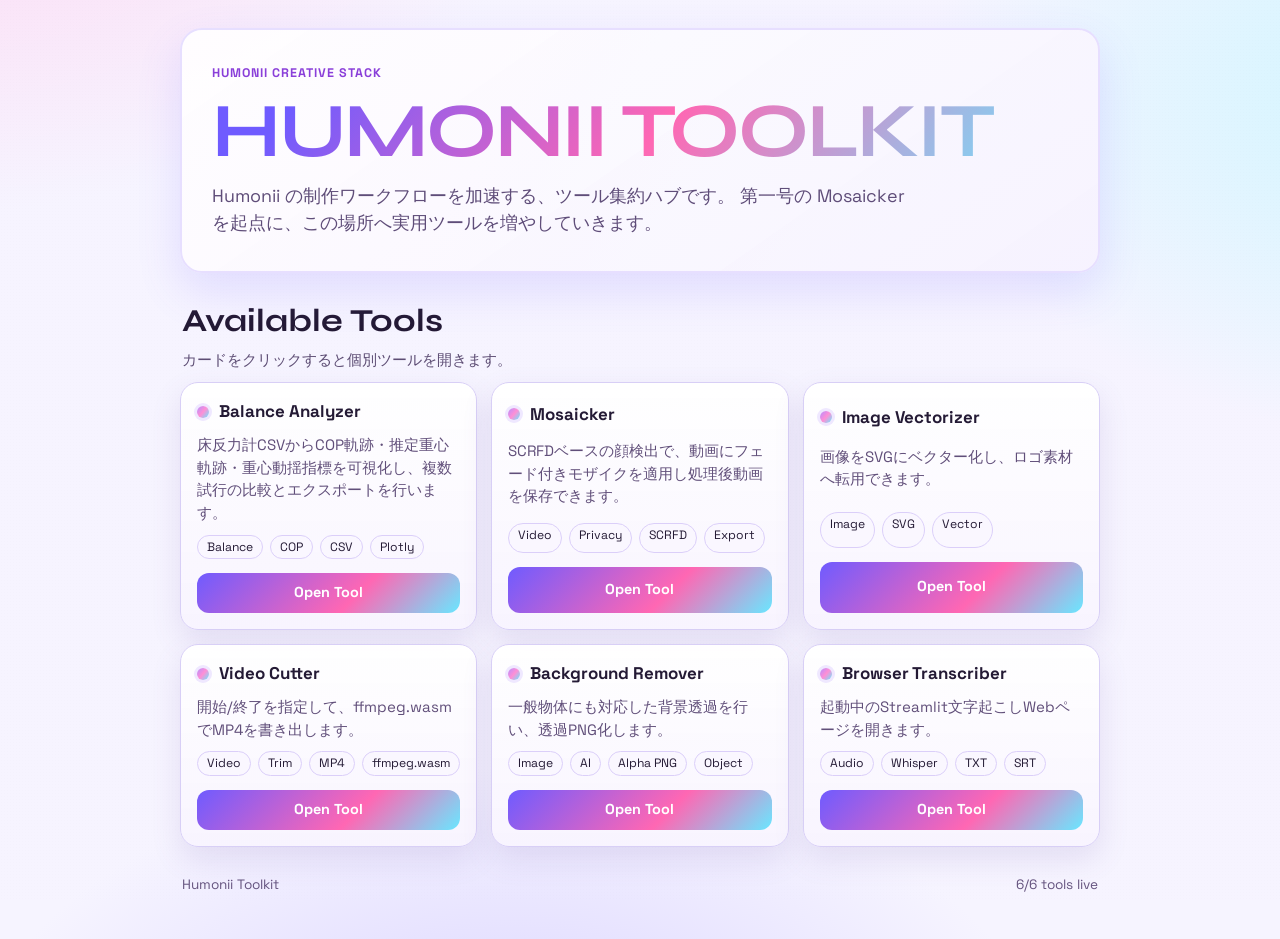
<file: index.html>
<!DOCTYPE html>
<html lang="ja">
<head>
  <meta charset="UTF-8" />
  <meta name="viewport" content="width=device-width, initial-scale=1.0" />
  <title>Humonii Toolkit</title>
  <link rel="preconnect" href="https://fonts.googleapis.com" />
  <link rel="preconnect" href="https://fonts.gstatic.com" crossorigin />
  <link href="https://fonts.googleapis.com/css2?family=Space+Grotesk:wght@400;500;700&family=Syne:wght@600;700;800&display=swap" rel="stylesheet" />
  <link rel="stylesheet" href="./assets/site.css" />
</head>
<body>
  <div class="noise"></div>

  <header class="hero">
    <p class="kicker">Humonii Creative Stack</p>
    <h1>Humonii Toolkit</h1>
    <p class="lead">
      Humonii の制作ワークフローを加速する、ツール集約ハブです。
      第一号の Mosaicker を起点に、この場所へ実用ツールを増やしていきます。
    </p>
  </header>

  <main>
    <section class="section-head">
      <h2>Available Tools</h2>
      <p>カードをクリックすると個別ツールを開きます。</p>
    </section>

    <section id="tool-grid" class="tool-grid" aria-live="polite"></section>
  </main>

  <footer class="footer">
    <span>Humonii Toolkit</span>
    <span id="tool-count">0 tools</span>
  </footer>

  <template id="tool-card-template">
    <article class="tool-card">
      <div class="card-top">
        <span class="pill"></span>
        <h3></h3>
      </div>
      <p class="desc"></p>
      <div class="tags"></div>
      <a class="launch" target="_self" rel="noopener">Open Tool</a>
    </article>
  </template>

  <script type="module" src="./assets/tools.js"></script>
</body>
</html>
</file>
<file: assets/site.css>
:root {
  --bg: #f6f4ff;
  --paper: #ffffff;
  --ink: #241a35;
  --muted: #5d4d74;
  --line: #d8cff6;
  --accent: #6f5bff;
  --accent-soft: #eee9ff;
  --accent-2: #ff67b3;
  --u-cyan: #69e7ff;
  --u-mint: #84ffcc;
  --u-violet: #b58cff;
  --u-pink: #ff8fd5;
}

* {
  box-sizing: border-box;
}

html,
body {
  margin: 0;
  min-height: 100%;
}

body {
  color: var(--ink);
  background:
    radial-gradient(1200px 700px at -10% -20%, #ffd5f1 0%, transparent 58%),
    radial-gradient(1100px 650px at 120% 10%, #c8f6ff 0%, transparent 56%),
    radial-gradient(900px 520px at 40% 115%, #d9d3ff 0%, transparent 60%),
    var(--bg);
  font-family: "Space Grotesk", "Trebuchet MS", sans-serif;
  line-height: 1.5;
  padding: 28px clamp(16px, 4vw, 48px) 36px;
  position: relative;
}

.noise {
  pointer-events: none;
  position: fixed;
  inset: 0;
  background-image: radial-gradient(rgba(0, 0, 0, 0.03) 0.6px, transparent 0.6px);
  background-size: 3px 3px;
  opacity: 0.26;
}

.hero {
  max-width: 920px;
  margin: 0 auto;
  padding: clamp(20px, 4vw, 34px) clamp(16px, 3vw, 30px);
  border: 2px solid #e7dfff;
  border-radius: 22px;
  background:
    linear-gradient(145deg, rgba(255, 255, 255, 0.94), rgba(247, 242, 255, 0.96)),
    linear-gradient(120deg, rgba(255, 143, 213, 0.14), rgba(105, 231, 255, 0.18));
  box-shadow: 0 18px 44px rgba(111, 91, 255, 0.16);
  transform: translateY(10px);
  opacity: 0;
  animation: reveal 540ms cubic-bezier(0.25, 1, 0.5, 1) forwards;
}

.kicker {
  margin: 0;
  letter-spacing: 0.08em;
  text-transform: uppercase;
  color: #8a3fd9;
  font-weight: 700;
  font-size: 0.78rem;
}

h1 {
  margin: 8px 0 12px;
  font-family: "Syne", "Arial Black", sans-serif;
  font-size: clamp(2.2rem, 6vw, 4.8rem);
  line-height: 1.05;
  letter-spacing: -0.03em;
  text-transform: uppercase;
  background: linear-gradient(130deg, #6f5bff 10%, #ff67b3 52%, #69e7ff 100%);
  -webkit-background-clip: text;
  background-clip: text;
  color: transparent;
}

.lead {
  margin: 0;
  color: #5f4d79;
  max-width: 65ch;
  font-size: clamp(0.98rem, 2vw, 1.12rem);
}

main {
  max-width: 920px;
  margin: 24px auto 0;
}

.section-head {
  margin: 16px 2px 10px;
}

.section-head h2 {
  margin: 0;
  font-family: "Syne", sans-serif;
  font-size: clamp(1.35rem, 2.8vw, 2rem);
}

.section-head p {
  margin: 4px 0 0;
  color: var(--muted);
  font-size: 0.95rem;
}

.tool-grid {
  display: grid;
  gap: 14px;
  grid-template-columns: repeat(auto-fit, minmax(250px, 1fr));
}

.tool-card {
  border: 1.5px solid var(--line);
  border-radius: 18px;
  padding: 16px;
  background:
    linear-gradient(180deg, rgba(255, 255, 255, 0.95), rgba(248, 244, 255, 0.98));
  box-shadow: 0 12px 30px rgba(113, 86, 173, 0.14);
  display: grid;
  gap: 10px;
  transform: translateY(12px);
  opacity: 0;
  animation: reveal 500ms cubic-bezier(0.25, 1, 0.5, 1) forwards;
}

.tool-card:nth-child(2) {
  animation-delay: 60ms;
}

.tool-card:nth-child(3) {
  animation-delay: 120ms;
}

.card-top {
  display: flex;
  align-items: center;
  gap: 10px;
}

.pill {
  display: inline-block;
  width: 12px;
  height: 12px;
  border-radius: 999px;
  background: linear-gradient(130deg, var(--u-violet), var(--u-pink), var(--u-cyan));
  box-shadow: 0 0 0 3px #efe8ff;
}

.tool-card h3 {
  margin: 0;
  font-size: 1.06rem;
}

.desc {
  margin: 0;
  color: #614f7a;
  font-size: 0.94rem;
}

.tags {
  display: flex;
  flex-wrap: wrap;
  gap: 7px;
}

.tag {
  font-size: 0.76rem;
  border: 1px solid #dbcff9;
  border-radius: 999px;
  padding: 2px 9px;
  background: #faf7ff;
}

.launch {
  margin-top: 4px;
  display: inline-flex;
  align-items: center;
  justify-content: center;
  text-decoration: none;
  color: #fff;
  font-weight: 700;
  font-size: 0.9rem;
  border-radius: 12px;
  min-height: 40px;
  padding: 0 14px;
  background: linear-gradient(135deg, #6f5bff, #ff67b3 60%, #69e7ff);
  transition: transform 160ms ease, filter 160ms ease;
}

.launch:hover {
  transform: translateY(-1px);
  filter: brightness(1.07);
}

.launch.soon {
  background: linear-gradient(135deg, #998bb8, #7e71a4);
  pointer-events: none;
  opacity: 0.9;
}

.footer {
  max-width: 920px;
  margin: 20px auto 0;
  padding: 8px 2px;
  display: flex;
  justify-content: space-between;
  color: #665580;
  font-size: 0.85rem;
}

.launch-notice {
  position: fixed;
  right: 18px;
  bottom: 18px;
  max-width: min(88vw, 540px);
  padding: 12px 14px;
  border-radius: 12px;
  border: 1px solid #d8cff6;
  background: rgba(255, 255, 255, 0.98);
  color: #4c3e63;
  font-size: 0.88rem;
  line-height: 1.45;
  box-shadow: 0 8px 24px rgba(70, 46, 110, 0.18);
  opacity: 0;
  transform: translateY(8px);
  transition: opacity 200ms ease, transform 200ms ease;
  z-index: 50;
}

.launch-notice.visible {
  opacity: 1;
  transform: translateY(0);
}

@keyframes reveal {
  to {
    opacity: 1;
    transform: translateY(0);
  }
}

@media (max-width: 640px) {
  body {
    padding-top: 18px;
  }

  .hero {
    border-radius: 18px;
  }

  .tool-card {
    border-radius: 14px;
  }

  .launch-notice {
    left: 12px;
    right: 12px;
    bottom: 12px;
    max-width: none;
  }
}
</file>
